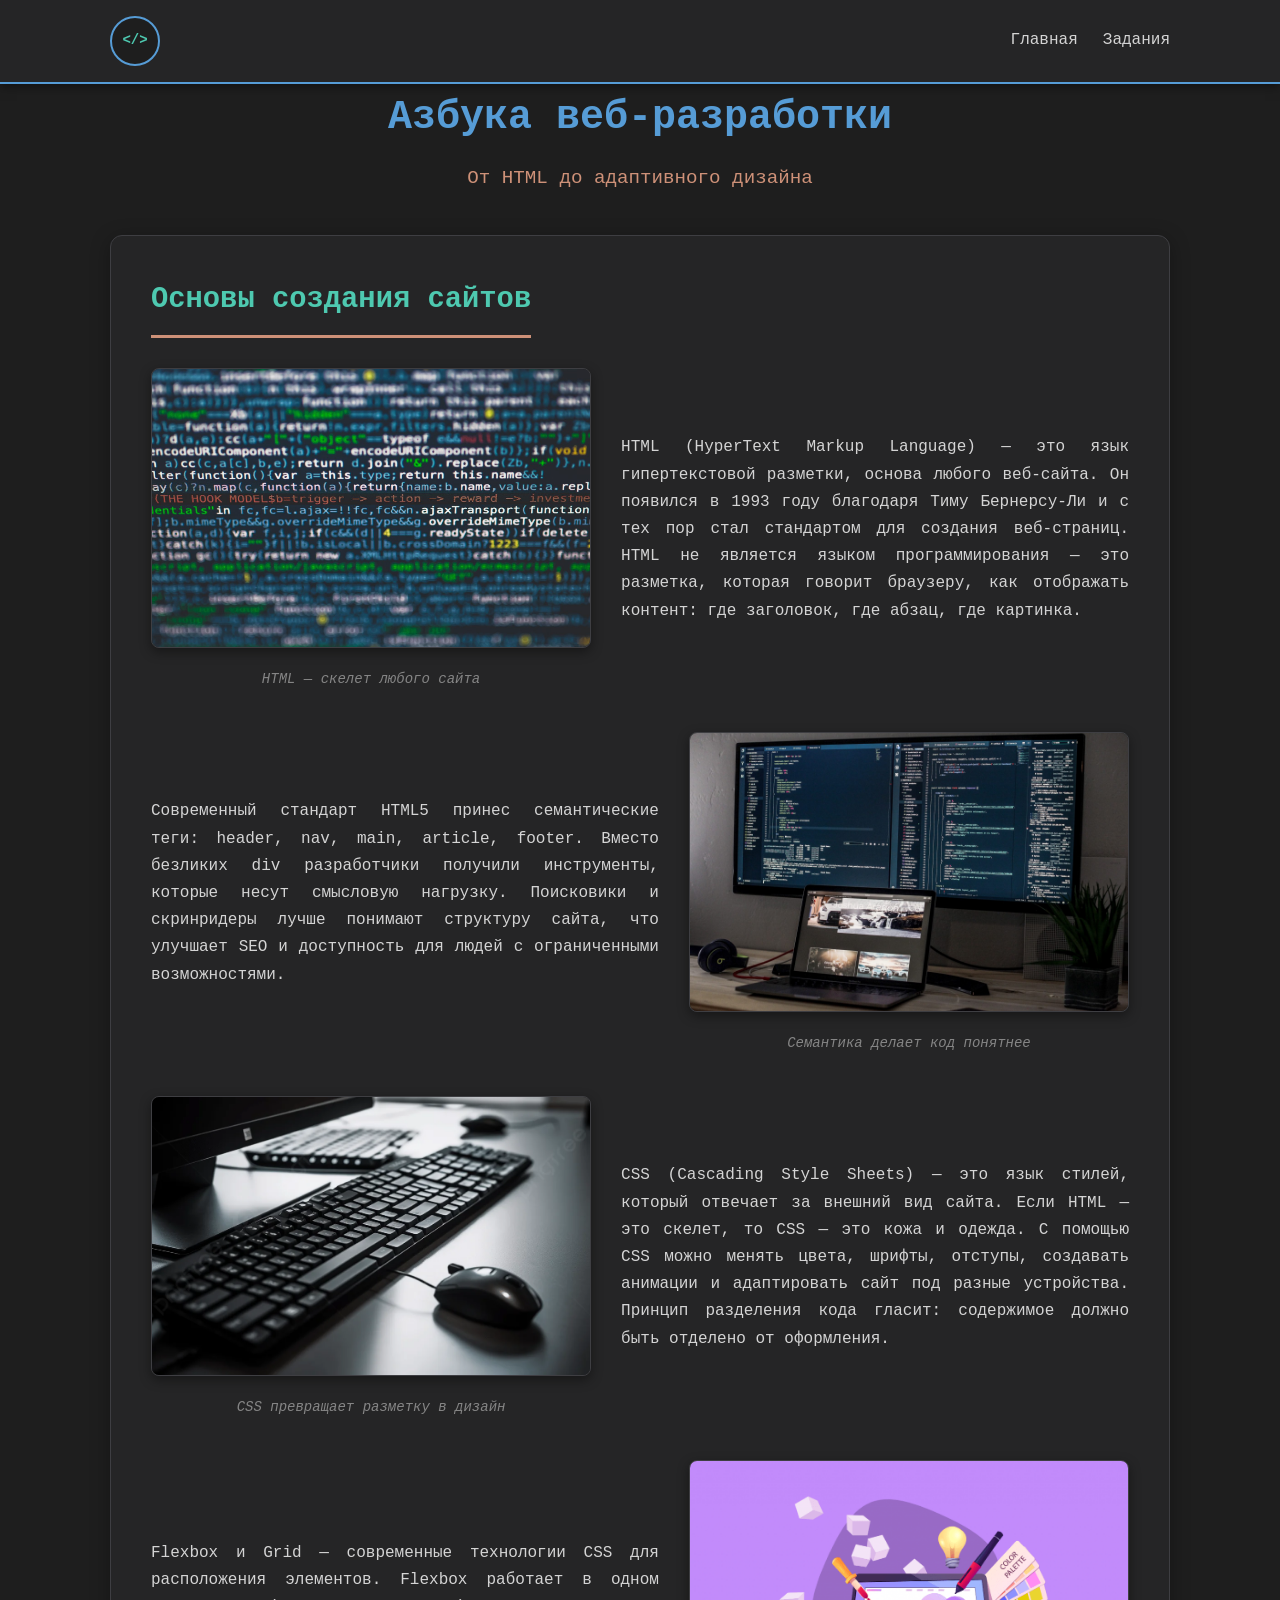
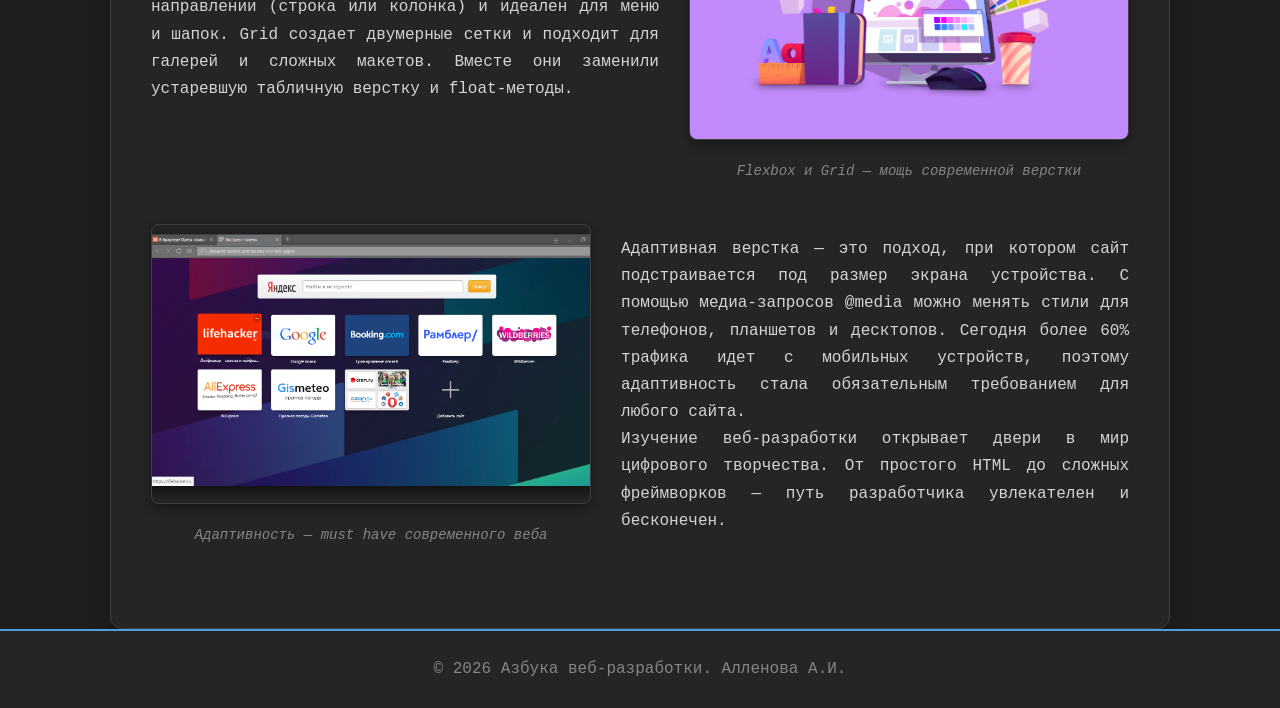
<file: index.html>
﻿<!DOCTYPE html>
<html lang="ru">
<head>
    <meta charset="UTF-8">
    <meta name="viewport" content="width=device-width, initial-scale=1.0">
    <title>Азбука веб-разработки</title>
    <link rel="stylesheet" href="css/style.css">
</head>
<body>

    <header>
        <div class="container header-content">
            <a href="index.html" class="logo">&lt;/&gt;</a>
            <nav>
                <ul>
                    <li><a href="index.html">Главная</a></li>
                    <li><a href="tasks.html">Задания</a></li>
                </ul>
            </nav>
        </div>
    </header>

    <main class="container">
        <section class="hero-section">
            <h1>Азбука веб-разработки</h1>
            <p>От HTML до адаптивного дизайна</p>
        </section>

        <section class="content-grid">
            <article class="text-block">
                <h2>Основы создания сайтов</h2>

                <div class="story-block">
                    <div class="story-text">
                        <p>HTML (HyperText Markup Language) — это язык гипертекстовой разметки, основа любого веб-сайта. Он появился в 1993 году благодаря Тиму Бернерсу-Ли и с тех пор стал стандартом для создания веб-страниц. HTML не является языком программирования — это разметка, которая говорит браузеру, как отображать контент: где заголовок, где абзац, где картинка.</p>
                    </div>
                    <div class="story-image">
                        <img src="img/img1.jpg" alt="HTML код">
                        <div class="caption">HTML — скелет любого сайта</div>
                    </div>
                </div>

                <div class="story-block">
                    <div class="story-text">
                        <p>Современный стандарт HTML5 принес семантические теги: header, nav, main, article, footer. Вместо безликих div разработчики получили инструменты, которые несут смысловую нагрузку. Поисковики и скринридеры лучше понимают структуру сайта, что улучшает SEO и доступность для людей с ограниченными возможностями.</p>
                    </div>
                    <div class="story-image">
                        <img src="img/img2.jpg" alt="Семантические теги">
                        <div class="caption">Семантика делает код понятнее</div>
                    </div>
                </div>

                <div class="story-block">
                    <div class="story-text">
                        <p>CSS (Cascading Style Sheets) — это язык стилей, который отвечает за внешний вид сайта. Если HTML — это скелет, то CSS — это кожа и одежда. С помощью CSS можно менять цвета, шрифты, отступы, создавать анимации и адаптировать сайт под разные устройства. Принцип разделения кода гласит: содержимое должно быть отделено от оформления.</p>
                    </div>
                    <div class="story-image">
                        <img src="img/img3.jpg" alt="CSS стили">
                        <div class="caption">CSS превращает разметку в дизайн</div>
                    </div>
                </div>

                <div class="story-block">
                    <div class="story-text">
                        <p>Flexbox и Grid — современные технологии CSS для расположения элементов. Flexbox работает в одном направлении (строка или колонка) и идеален для меню и шапок. Grid создает двумерные сетки и подходит для галерей и сложных макетов. Вместе они заменили устаревшую табличную верстку и float-методы.</p>
                    </div>
                    <div class="story-image">
                        <img src="img/img4.jpg" alt="Flexbox и Grid">
                        <div class="caption">Flexbox и Grid — мощь современной верстки</div>
                    </div>
                </div>

                <div class="story-block">
                    <div class="story-text">
                        <p>Адаптивная верстка — это подход, при котором сайт подстраивается под размер экрана устройства. С помощью медиа-запросов @media можно менять стили для телефонов, планшетов и десктопов. Сегодня более 60% трафика идет с мобильных устройств, поэтому адаптивность стала обязательным требованием для любого сайта.</p>
                        <p>Изучение веб-разработки открывает двери в мир цифрового творчества. От простого HTML до сложных фреймворков — путь разработчика увлекателен и бесконечен.</p>
                    </div>
                    <div class="story-image">
                        <img src="img/img5.jpg" alt="Адаптивность">
                        <div class="caption">Адаптивность — must have современного веба</div>
                    </div>
                </div>

            </article>
        </section>
    </main>

    <footer>
        <div class="container">
            <p>&copy; 2026 Азбука веб-разработки. Алленова А.И.</p>
        </div>
    </footer>

</body>
</html>
</file>
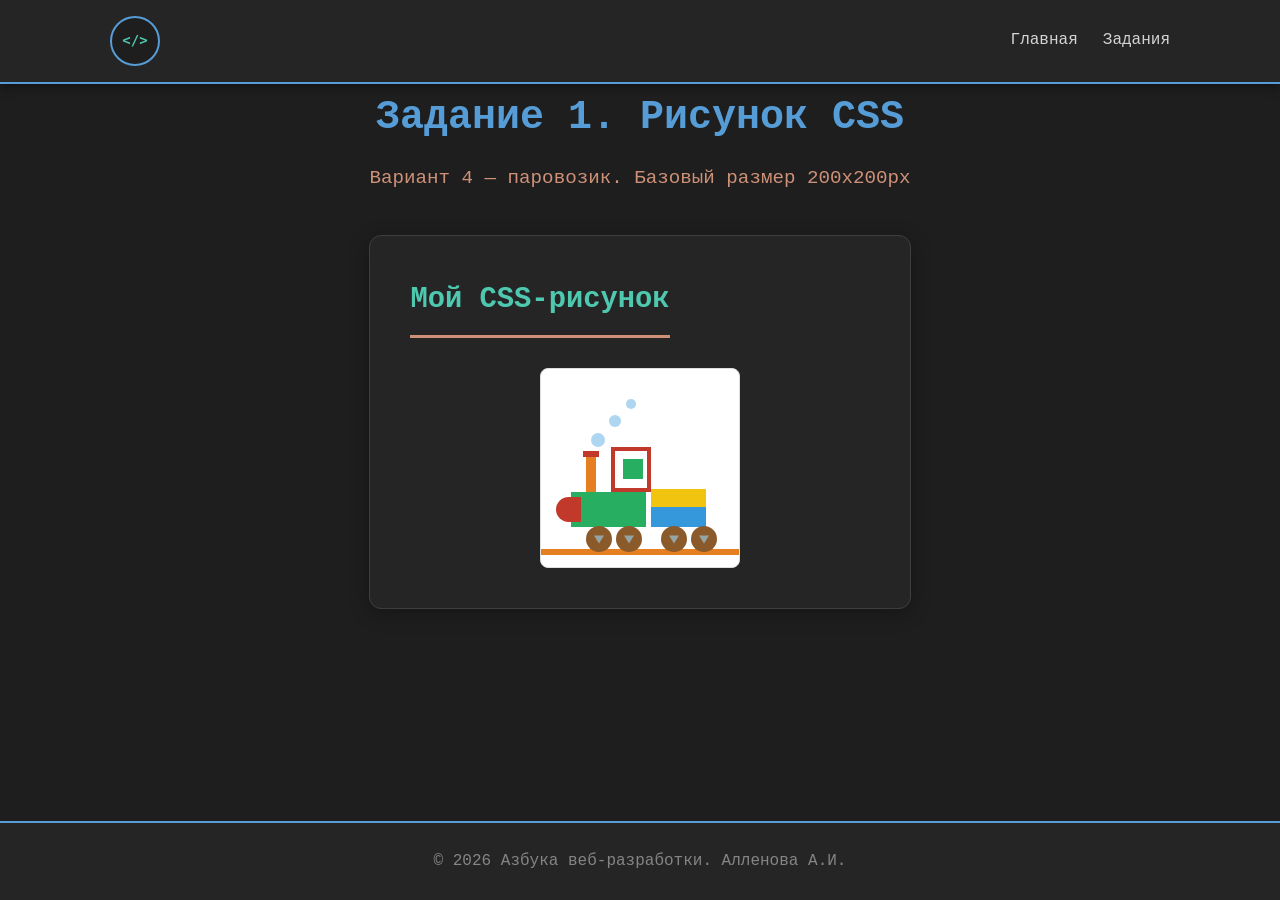
<file: task1.html>
﻿<!DOCTYPE html>
<html lang="ru">
<head>
    <meta charset="UTF-8">
    <meta name="viewport" content="width=device-width, initial-scale=1.0">
    <title>Задание 1. Рисунок CSS | Азбука веб-разработки</title>
    <link rel="stylesheet" href="css/style.css">
    <link rel="stylesheet" href="css/pic.css">
</head>
<body>

    <header>
        <div class="container header-content">
            <a href="index.html" class="logo">&lt;/&gt;</a>
            <nav>
                <ul>
                    <li><a href="index.html">Главная</a></li>
                    <li><a href="tasks.html">Задания</a></li>
                </ul>
            </nav>
        </div>
    </header>

    <main class="container">
        <section class="hero-section">
            <h1>Задание 1. Рисунок CSS</h1>
            <p>Вариант 4 — паровозик. Базовый размер 200x200px</p>
        </section>

        <section class="content-grid">
            <article class="text-block">
                <h2>Мой CSS-рисунок</h2>

                <div class="picture">
                    <div class="rail"></div>
                    <div class="wagon-top"></div>
                    <div class="wagon-bottom"></div>
                    <div class="engine"></div>
                    <div class="buffer"></div>
                    <div class="chimney"></div>
                    <div class="chimney-top"></div>
                    <div class="cabin">
                        <div class="cabin-window"></div>
                    </div>
                    <div class="wheel wheel1"></div>
                    <div class="wheel wheel2"></div>
                    <div class="wheel wheel3"></div>
                    <div class="wheel wheel4"></div>
                    <div class="smoke smoke1"></div>
                    <div class="smoke smoke2"></div>
                    <div class="smoke smoke3"></div>
                </div>

            </article>
        </section>
    </main>

    <footer>
        <div class="container">
            <p>&copy; 2026 Азбука веб-разработки. Алленова А.И.</p>
        </div>
    </footer>

</body>
</html>
</file>
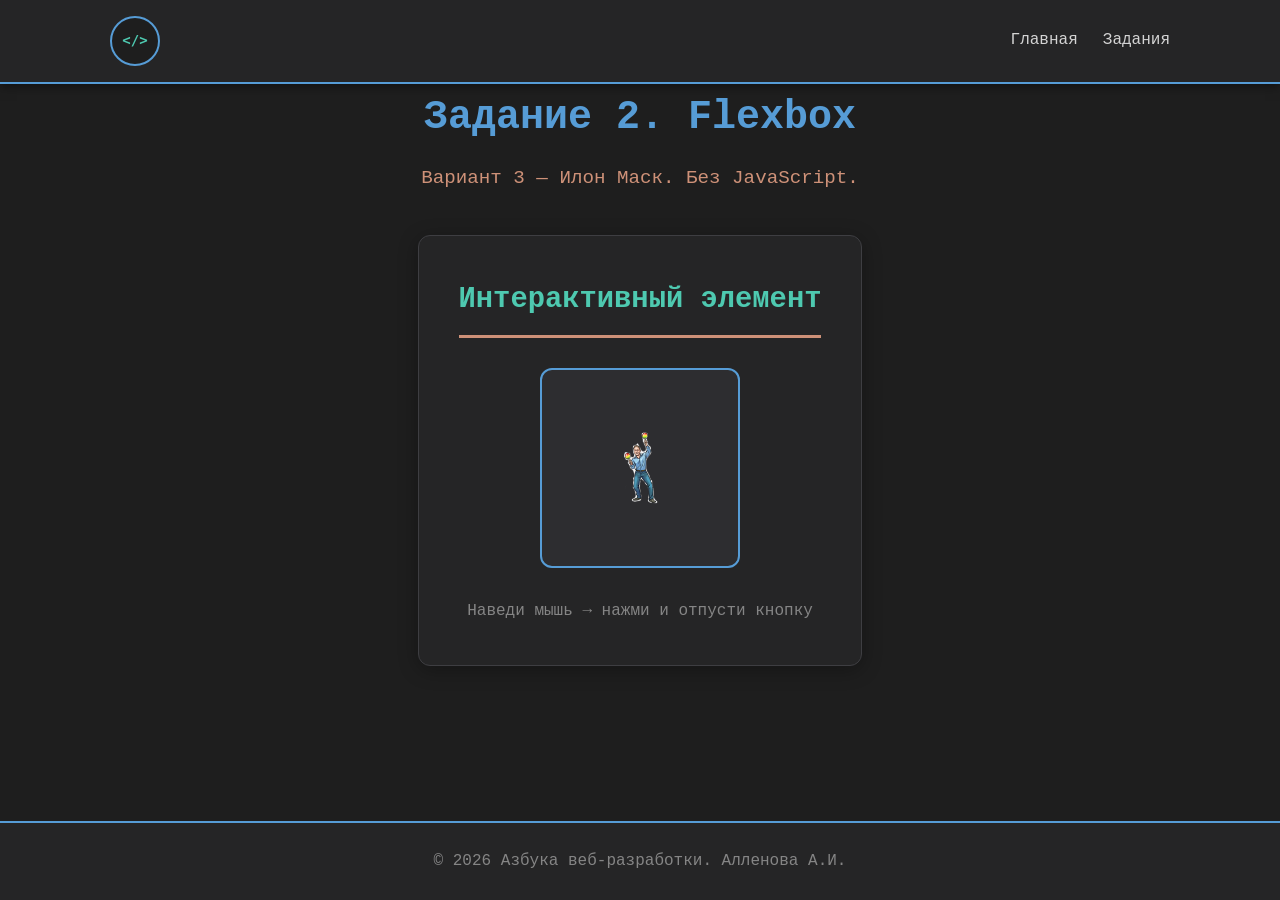
<file: task2.html>
﻿<!DOCTYPE html>
<html lang="ru">
<head>
    <meta charset="UTF-8">
    <meta name="viewport" content="width=device-width, initial-scale=1.0">
    <title>Задание 2. Flexbox | Азбука веб-разработки</title>
    <link rel="stylesheet" href="css/style.css">
    <link rel="stylesheet" href="css/flex.css">
</head>
<body>

    <header>
        <div class="container header-content">
            <a href="index.html" class="logo">&lt;/&gt;</a>
            <nav>
                <ul>
                    <li><a href="index.html">Главная</a></li>
                    <li><a href="tasks.html">Задания</a></li>
                </ul>
            </nav>
        </div>
    </header>

    <main class="container">
        <section class="hero-section">
            <h1>Задание 2. Flexbox</h1>
            <p>Вариант 3 — Илон Маск. Без JavaScript.</p>
        </section>

        <section class="content-grid">
            <article class="text-block">
                <h2>Интерактивный элемент</h2>

                <div class="flexbox" tabindex="0">
                    <div class="layer static">
                        <img src="img/ilon1.png" alt="Парень в синем">
                    </div>
                    <div class="layer hover">
                        <img src="img/ilon2.png" alt="Илон Маск">
                        <p>Маск, как тебе такое?</p>
                    </div>
                    <div class="layer active">
                        <img src="img/ilon3.png" class="rocket" alt="Ракета">
                        <p>Это ещё не тесла :)</p>
                    </div>
                </div>

                <p style="text-align:center; margin-top: 30px; color: #858585;">
                    Наведи мышь → нажми и отпусти кнопку
                </p>
            </article>
        </section>
    </main>

    <footer>
        <div class="container">
            <p>&copy; 2026 Азбука веб-разработки. Алленова А.И.</p>
        </div>
    </footer>

</body>
</html>
</file>
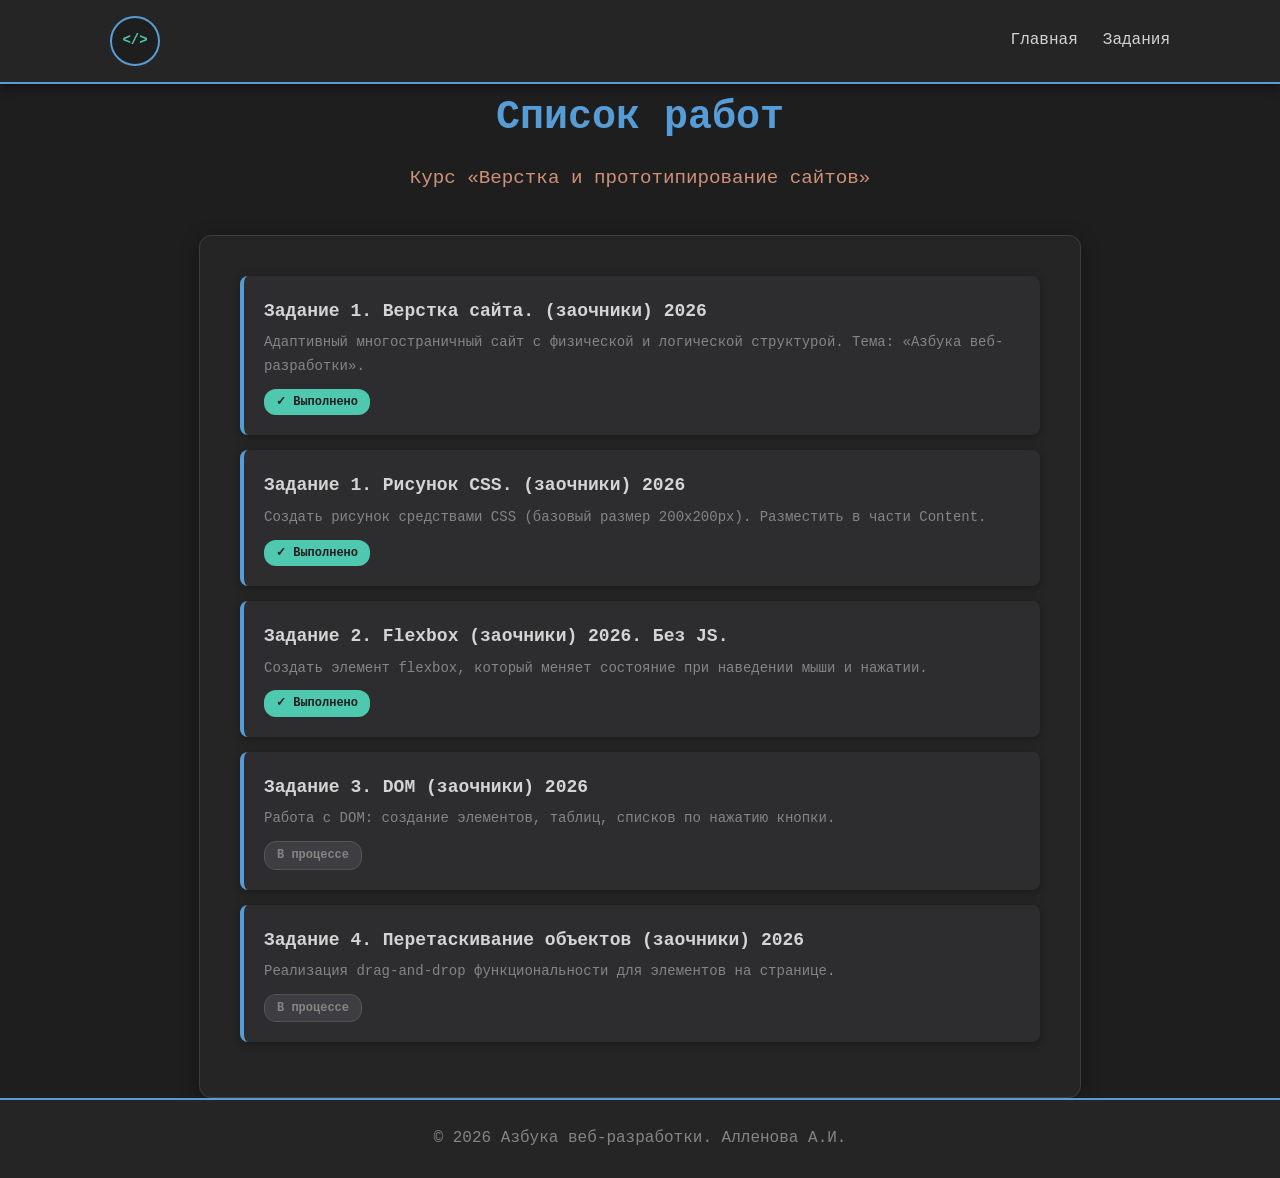
<file: tasks.html>
<!DOCTYPE html>
<html lang="ru">
<head>
    <meta charset="UTF-8">
    <meta name="viewport" content="width=device-width, initial-scale=1.0">
    <title>Задания | Азбука веб-разработки</title>
    <link rel="stylesheet" href="css/style.css">
    <style>
        .tasks-list {
            list-style: none;
            padding: 0;
            max-width: 800px;
            margin: 0 auto;
        }

        .tasks-list li {
            background: #2d2d30;
            margin-bottom: 15px;
            padding: 20px;
            border-radius: 8px;
            box-shadow: 0 2px 8px rgba(0,0,0,0.3);
            border-left: 4px solid #569cd6;
            transition: transform 0.2s, background 0.2s;
        }

        .tasks-list li:hover {
            transform: translateX(5px);
            background: #333337;
        }

        .tasks-list a {
            text-decoration: none;
            color: #d4d4d4;
            font-size: 18px;
            font-weight: bold;
            display: block;
            margin-bottom: 5px;
            transition: color 0.3s;
        }

        .tasks-list a:hover {
            color: #4ec9b0;
        }

        .tasks-list p {
            color: #858585;
            font-size: 14px;
            margin: 0;
        }

        .tasks-list .status {
            display: inline-block;
            padding: 3px 12px;
            border-radius: 12px;
            font-size: 12px;
            font-weight: bold;
            margin-top: 10px;
        }

        .status.done {
            background: #4ec9b0;
            color: #1e1e1e;
        }

        .status.pending {
            background: #3e3e42;
            color: #858585;
            border: 1px solid #555;
        }
    </style>
</head>
<body>

    <header>
        <div class="container header-content">
            <a href="index.html" class="logo">&lt;/&gt;</a>
            <nav>
                <ul>
                    <li><a href="index.html">Главная</a></li>
                    <li><a href="tasks.html">Задания</a></li>
                </ul>
            </nav>
        </div>
    </header>

    <main class="container">
        <section class="hero-section">
            <h1>Список работ</h1>
            <p>Курс «Верстка и прототипирование сайтов»</p>
        </section>

        <section class="content-grid">
            <article class="text-block">
                <ul class="tasks-list">
                    <li>
                        <a href="index.html">Задание 1. Верстка сайта. (заочники) 2026</a>
                        <p>Адаптивный многостраничный сайт с физической и логической структурой. Тема: «Азбука веб-разработки».</p>
                        <span class="status done">✓ Выполнено</span>
                    </li>
                    <li>
                        <a href="task1.html">Задание 1. Рисунок CSS. (заочники) 2026</a>
                        <p>Создать рисунок средствами CSS (базовый размер 200x200px). Разместить в части Content.</p>
                        <span class="status done">✓ Выполнено</span>
                    </li>
                    <li>
                        <a href="task2.html">Задание 2. Flexbox (заочники) 2026. Без JS.</a>
                        <p>Создать элемент flexbox, который меняет состояние при наведении мыши и нажатии.</p>
                        <span class="status done">✓ Выполнено</span>
                    </li>
                    <li>
                        <a href="task3.html">Задание 3. DOM (заочники) 2026</a>
                        <p>Работа с DOM: создание элементов, таблиц, списков по нажатию кнопки.</p>
                        <span class="status pending">В процессе</span>
                    </li>
                    <li>
                        <a href="task4.html">Задание 4. Перетаскивание объектов (заочники) 2026</a>
                        <p>Реализация drag-and-drop функциональности для элементов на странице.</p>
                        <span class="status pending">В процессе</span>
                    </li>
                </ul>
            </article>
        </section>
    </main>

    <footer>
        <div class="container">
            <p>&copy; 2026 Азбука веб-разработки. Алленова А.И.</p>
        </div>
    </footer>

</body>
</html>
</file>
<file: css/style.css>
* {
    box-sizing: border-box;
    margin: 0;
    padding: 0;
}

body {
    font-family: 'Consolas', 'Courier New', monospace;
    line-height: 1.7;
    color: #d4d4d4;
    background: #1e1e1e;
    display: flex;
    flex-direction: column;
    min-height: 100vh;
}

.container {
    max-width: 1100px;
    margin: 0 auto;
    padding: 0 20px;
}

/* ===== ШАПКА ===== */
header {
    background: #252526;
    color: #d4d4d4;
    padding: 1rem 0;
    box-shadow: 0 2px 10px rgba(0,0,0,0.5);
    border-bottom: 2px solid #569cd6;
}

.header-content {
    display: flex;
    justify-content: space-between;
    align-items: center;
}

.logo {
    width: 50px;
    height: 50px;
    background: #1e1e1e;
    border: 2px solid #569cd6;
    border-radius: 50%;
    display: flex;
    justify-content: center;
    align-items: center;
    font-weight: bold;
    color: #4ec9b0;
    font-size: 14px;
    text-decoration: none;
    position: relative;
    font-family: 'Consolas', monospace;
}

nav ul {
    list-style: none;
    display: flex;
    gap: 25px;
}

nav a {
    color: #d4d4d4;
    text-decoration: none;
    font-size: 16px;
    transition: color 0.3s;
}

nav a:hover {
    color: #4ec9b0;
}

/* ===== ГЛАВНОЕ ===== */
main {
    flex: 1;
    padding: 40px 0;
}

.hero-section {
    text-align: center;
    margin-bottom: 40px;
}

.hero-section h1 {
    font-size: 2.5rem;
    color: #569cd6;
    margin-bottom: 10px;
}

.hero-section p {
    font-size: 1.2rem;
    color: #ce9178;
}

/* ===== КОНТЕНТ ===== */
.content-grid {
    background: #252526;
    padding: 40px;
    border-radius: 12px;
    box-shadow: 0 4px 20px rgba(0,0,0,0.3);
    border: 1px solid #3e3e42;
}

.text-block h2 {
    font-size: 1.8rem;
    color: #4ec9b0;
    margin-bottom: 30px;
    padding-bottom: 10px;
    border-bottom: 3px solid #ce9178;
    display: inline-block;
}

.story-block {
    display: flex;
    align-items: center;
    gap: 30px;
    margin-bottom: 40px;
}

.story-block:nth-child(even) {
    flex-direction: row-reverse;
}

.story-text {
    flex: 1;
}

.story-text p {
    text-align: justify;
    font-size: 16px;
    color: #d4d4d4;
}

.story-image {
    flex: 1;
    max-width: 45%;
}

.story-image img {
    width: 100%;
    height: 280px;
    object-fit: cover;
    border-radius: 8px;
    box-shadow: 0 4px 12px rgba(0,0,0,0.4);
    transition: transform 0.3s;
    border: 1px solid #3e3e42;
}

.story-image img:hover {
    transform: scale(1.03);
}

.story-image .caption {
    text-align: center;
    margin-top: 10px;
    font-size: 14px;
    color: #858585;
    font-style: italic;
}

/* ===== ПОДВАЛ ===== */
footer {
    background: #252526;
    color: #858585;
    text-align: center;
    padding: 25px 0;
    margin-top: auto;
    border-top: 2px solid #569cd6;
}

/* ===== АДАПТИВНОСТЬ ===== */
@media (max-width: 768px) {
    .header-content {
        flex-direction: column;
        gap: 15px;
    }

    .content-grid {
        padding: 20px;
    }

    .story-block {
        flex-direction: column !important;
    }

    .story-image {
        max-width: 100%;
    }

    .hero-section h1 {
        font-size: 1.8rem;
    }
}
</file>
<file: css/pic.css>
﻿/* ===== КОНТЕЙНЕР РИСУНКА ===== */
.picture {
    width: 200px;
    height: 200px;
    position: relative;
    background: #fff;
    border: 1px solid #ddd;
    border-radius: 8px;
    margin: 0 auto;
    overflow: hidden;
}

/* ===== РЕЛЬСЫ ===== */
.rail {
    position: absolute;
    bottom: 12px;
    left: 0;
    width: 100%;
    height: 6px;
    background: #e67e22;
}

/* ===== КОЛЁСА ===== */
.wheel {
    position: absolute;
    width: 26px;
    height: 26px;
    background: #8b5a2b;
    border-radius: 50%;
    bottom: 15px;
}

    /* серый треугольник внутри колеса */
    .wheel::after {
        content: '';
        position: absolute;
        top: 50%;
        left: 50%;
        transform: translate(-50%, -45%);
        width: 0;
        height: 0;
        border-left: 5px solid transparent;
        border-right: 5px solid transparent;
        border-top: 8px solid #95a5a6;
    }

.wheel1 {
    left: 45px;
}

.wheel2 {
    left: 75px;
}

.wheel3 {
    left: 120px;
}

.wheel4 {
    left: 150px;
}

/* ===== ТЕЛО ПАРОВОЗА (зелёный двигатель) ===== */
.engine {
    position: absolute;
    left: 30px;
    bottom: 40px;
    width: 75px;
    height: 35px;
    background: #27ae60;
}

/* ===== БУФЕР (красная полусфера спереди) ===== */
.buffer {
    position: absolute;
    left: 15px;
    bottom: 45px;
    width: 25px;
    height: 25px;
    background: #c0392b;
    border-radius: 50% 0 0 50%;
}

/* ===== КАБИНА (красная рамка) ===== */
.cabin {
    position: absolute;
    left: 70px;
    bottom: 75px;
    width: 40px;
    height: 45px;
    border: 4px solid #c0392b;
}

/* ===== ОКНО КАБИНЫ (зелёный квадрат) ===== */
.cabin-window {
    position: absolute;
    top: 8px;
    left: 8px;
    width: 20px;
    height: 20px;
    background: #27ae60;
}

/* ===== ТРУБА ===== */
.chimney {
    position: absolute;
    left: 45px;
    bottom: 75px;
    width: 10px;
    height: 35px;
    background: #e67e22;
}

/* красный верх трубы */
.chimney-top {
    position: absolute;
    left: 42px;
    bottom: 110px;
    width: 16px;
    height: 6px;
    background: #c0392b;
}

/* ===== ВАГОН ===== */
.wagon-top {
    position: absolute;
    left: 110px;
    bottom: 60px;
    width: 55px;
    height: 18px;
    background: #f1c40f;
}

.wagon-bottom {
    position: absolute;
    left: 110px;
    bottom: 40px;
    width: 55px;
    height: 20px;
    background: #3498db;
}

/* ===== ДЫМ ===== */
.smoke {
    position: absolute;
    background: #aed6f1;
    border-radius: 50%;
}

.smoke1 {
    left: 50px;
    bottom: 120px;
    width: 14px;
    height: 14px;
}

.smoke2 {
    left: 68px;
    bottom: 140px;
    width: 12px;
    height: 12px;
}

.smoke3 {
    left: 85px;
    bottom: 158px;
    width: 10px;
    height: 10px;
}
</file>
<file: css/flex.css>
﻿/* ===== КОНТЕЙНЕР FLEXBOX (200x200) ===== */
.flexbox {
	width: 200px;
	height: 200px;
	display: flex;
	align-items: center;
	justify-content: center;
	position: relative;
	background: #2d2d30;
	border: 2px solid #569cd6;
	border-radius: 12px;
	margin: 0 auto;
	cursor: pointer;
	outline: none;
	transition: filter 1s;
	overflow: hidden;
}

/* ===== СЛОИ (картинка + текст) ===== */
.layer {
	position: absolute;
	inset: 0;
	display: flex;
	flex-direction: column;
	align-items: center;
	justify-content: center;
	gap: 10px;
	padding: 10px;
	opacity: 0;
	transition: opacity 0.6s;
	text-align: center;
}

	.layer img {
		max-width: 140px;
		max-height: 140px;
		object-fit: contain;
	}

	.layer p {
		color: #4ec9b0;
		font-size: 14px;
		font-weight: bold;
		margin: 0;
	}

	/* Статичное состояние видно всегда (пока нет hover/active) */
	.layer.static {
		opacity: 1;
	}

/* ===== НАВЕДЕНИЕ: статичное гаснет, появляется Маск ===== */
.flexbox:hover .layer.static {
	opacity: 0;
}

.flexbox:hover .layer.hover {
	opacity: 1;
}

/* ===== НАЖАТИЕ: Маск гаснет, появляется ракета ===== */
.flexbox:active .layer.hover {
	opacity: 0;
}

.flexbox:active .layer.active {
	opacity: 1;
}

/* ===== ПОСЛЕДНЕЕ СОСТОЯНИЕ: сепия (focus) ===== */
.flexbox:focus:not(:active) {
	filter: sepia(1);
}

/* ===== ПОЛЁТ РАКЕТЫ ПО ДИАГОНАЛИ ===== */
.rocket {
	transform: translate(-50px, 50px) rotate(-45deg);
}

.flexbox:active .rocket {
	animation: fly 1.2s ease-in forwards;
}

@keyframes fly {
	from {
		transform: translate(-50px, 50px) rotate(-45deg);
	}

	to {
		transform: translate(50px, -50px) rotate(-45deg);
	}
}
</file>
